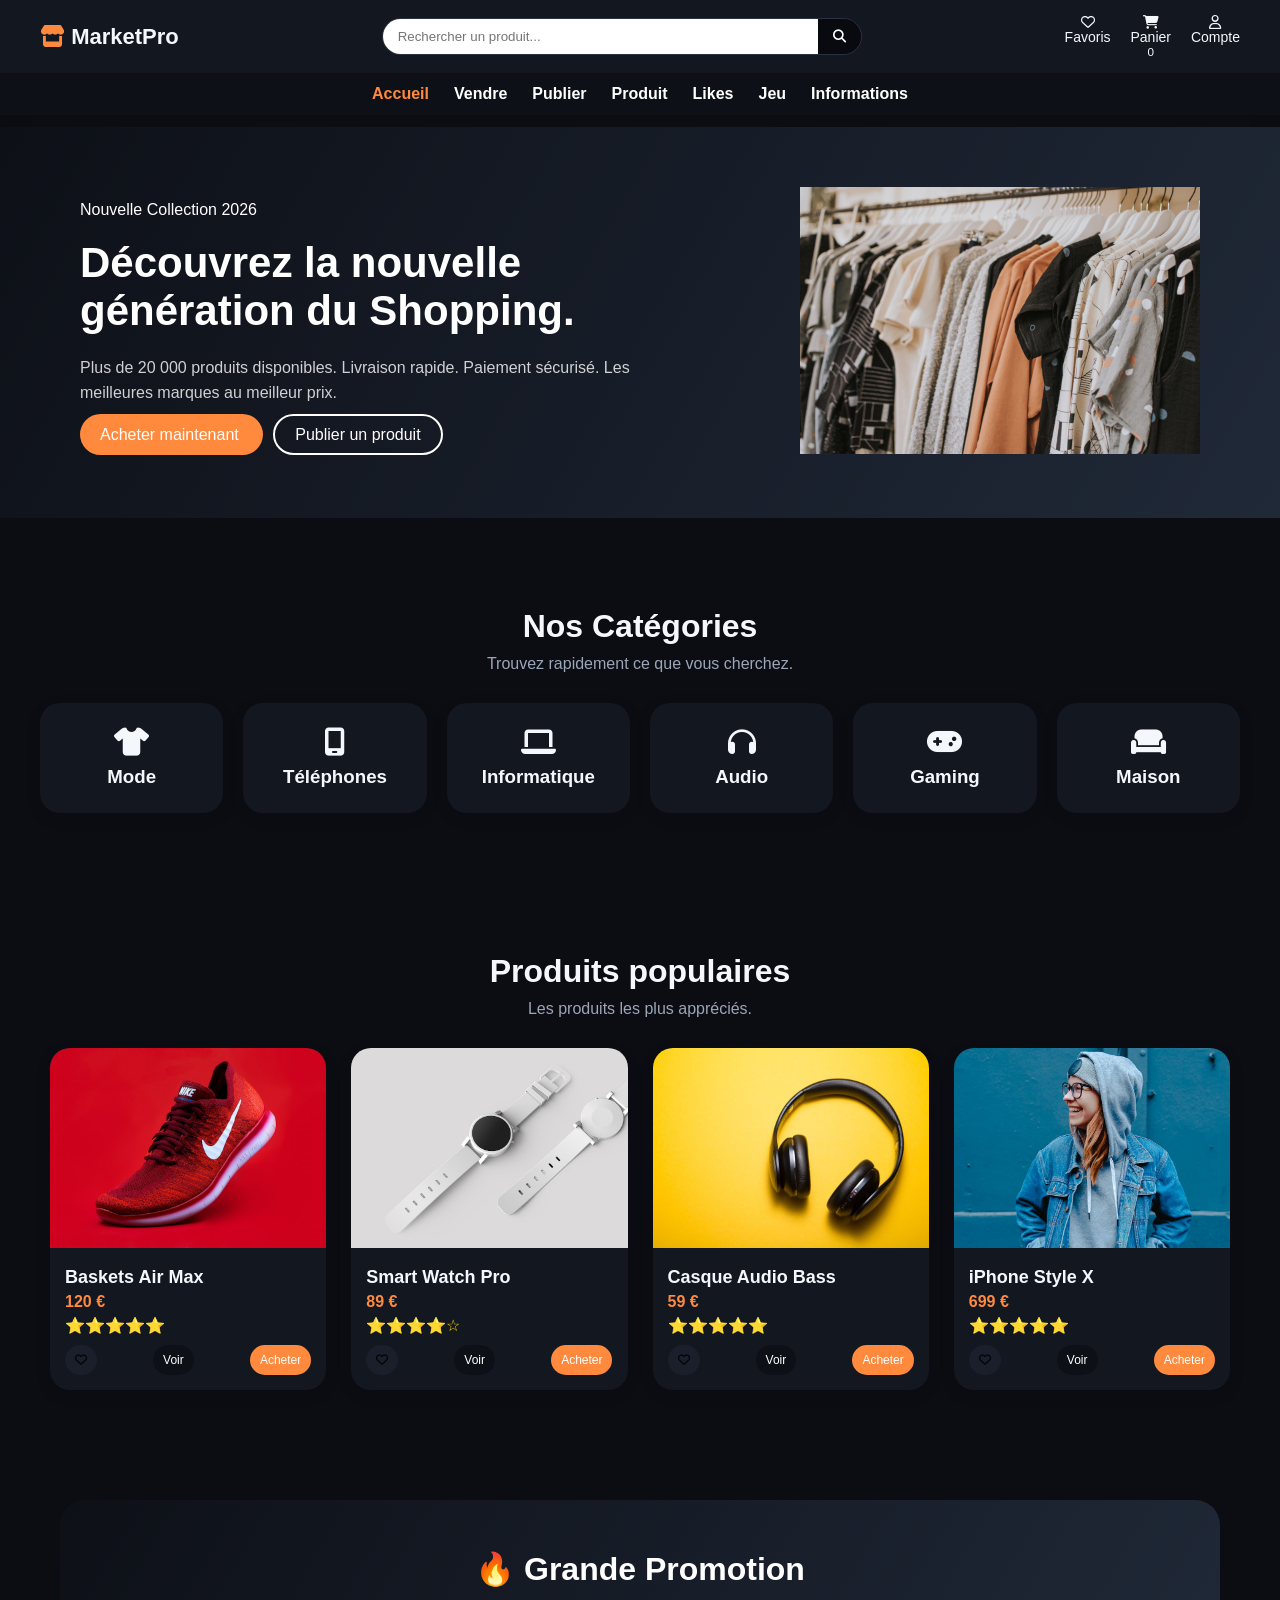
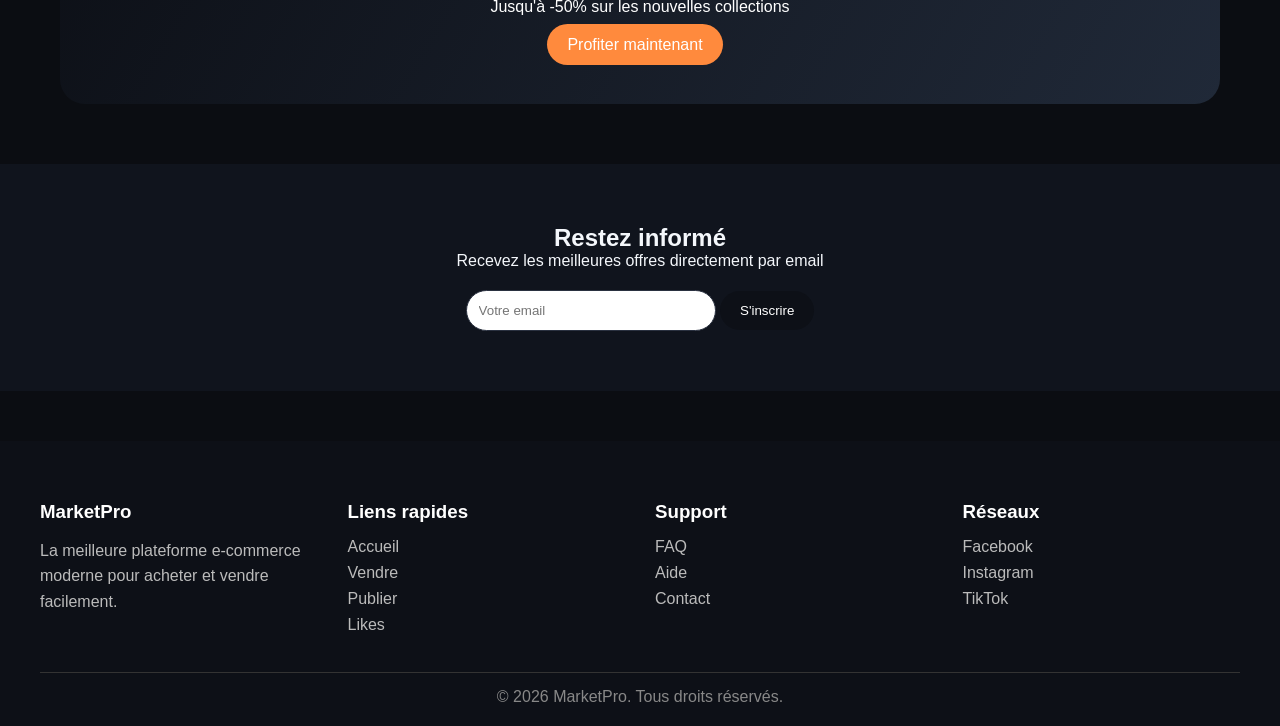
<file: index.html>
<!DOCTYPE html>
<html lang="fr">

<head>
    <meta charset="UTF-8">
    <meta name="viewport" content="width=device-width, initial-scale=1.0, viewport-fit=cover">
    <meta name="theme-color" content="#0b0d12">
    <meta name="mobile-web-app-capable" content="yes">
    <meta name="apple-mobile-web-app-capable" content="yes">
    <meta name="apple-mobile-web-app-status-bar-style" content="black-translucent">
    <meta name="apple-mobile-web-app-title" content="MarketPro">

    <title>MarketPro | Premium E-Commerce</title>

    <!-- Font Awesome -->
    <link rel="stylesheet"
        href="https://cdnjs.cloudflare.com/ajax/libs/font-awesome/6.7.2/css/all.min.css">

    <!-- CSS -->
    <link rel="stylesheet" href="css/style.css">
    <link rel="stylesheet" href="css/animations.css">
    <link rel="stylesheet" href="css/responsive.css">
    <link rel="manifest" href="manifest.webmanifest">
    <link rel="icon" type="image/png" href="assets/images/marketpro-icon.png">
    <link rel="apple-touch-icon" href="assets/images/marketpro-icon.png">
    <script type="module" src="js/pwa.js"></script>

</head>

<body>

    <!--========================
            HEADER
    =========================-->

    <header class="header">

        <div class="top-header">

            <div class="logo">

                <a href="index.html">

                    <i class="fa-solid fa-store"></i>

                    <span>MarketPro</span>

                </a>

            </div>

            <form class="search-box">

                <input type="text"
                    placeholder="Rechercher un produit...">

                <button>

                    <i class="fa-solid fa-magnifying-glass"></i>

                </button>

            </form>

            <div class="header-icons">

                <a href="likes.html">

                    <i class="fa-regular fa-heart"></i>

                    <span>Favoris</span>

                </a>

                <a href="vendre.html">

                    <i class="fa-solid fa-cart-shopping"></i>

                    <span>Panier</span>

                    <small class="cart-count">0</small>

                </a>

                <a href="auth.html">

                    <i class="fa-regular fa-user"></i>

                    <span>Compte</span>

                </a>

            </div>

        </div>

        <!-- Navigation -->

        <nav class="navbar">

            <ul>

                <li>

                    <a class="active" href="index.html">

                        Accueil

                    </a>

                </li>

                <li>

                    <a href="vendre.html">

                        Vendre

                    </a>

                </li>

                <li>

                    <a href="publier.html">

                        Publier

                    </a>

                </li>

                <li>

                    <a href="produit.html">

                        Produit

                    </a>

                </li>

                <li>

                    <a href="likes.html">

                        Likes

                    </a>

                </li>

                <li>

                    <a href="jeu.html">

                        Jeu

                    </a>

                </li>

                <li>

                    <a href="info.html">

                        Informations

                    </a>

                </li>

            </ul>

        </nav>

    </header>

    <div class="pwa-install-wrap"><button type="button" data-install-app hidden>Installer MarketPro sur mobile</button></div>

    <!--========================
            HERO
    =========================-->

    <section class="hero">

        <div class="hero-left">

            <span class="new">

                Nouvelle Collection 2026

            </span>

            <h1>

                Découvrez la nouvelle génération du Shopping.

            </h1>

            <p>

                Plus de 20 000 produits disponibles.
                Livraison rapide.
                Paiement sécurisé.
                Les meilleures marques au meilleur prix.

            </p>

            <div class="hero-buttons">

                <a href="#products" class="btn">

                    Acheter maintenant

                </a>

                <a href="./produit.html" class="btn-outline">

                    Publier un produit

                </a>

            </div>

        </div>

        <div class="hero-right">

            <img src="assets/images/hero.png"
                alt="Hero">

        </div>

    </section>

    <!--========================
            CATEGORIES
    =========================-->

    <section class="categories">

        <div class="section-title">

            <h2>

                Nos Catégories

            </h2>

            <p>

                Trouvez rapidement ce que vous cherchez.

            </p>

        </div>

        <div class="category-container">

            <div class="category-card">

                <i class="fa-solid fa-shirt"></i>

                <h3>Mode</h3>

            </div>

            <div class="category-card">

                <i class="fa-solid fa-mobile-screen"></i>

                <h3>Téléphones</h3>

            </div>

            <div class="category-card">

                <i class="fa-solid fa-laptop"></i>

                <h3>Informatique</h3>

            </div>

            <div class="category-card">

                <i class="fa-solid fa-headphones"></i>

                <h3>Audio</h3>

            </div>

            <div class="category-card">

                <i class="fa-solid fa-gamepad"></i>

                <h3>Gaming</h3>

            </div>

            <div class="category-card">

                <i class="fa-solid fa-couch"></i>

                <h3>Maison</h3>

            </div>

        </div>

    </section>

    <!--========================
        PRODUITS POPULAIRES
    =========================-->

    <section id="products" class="products">

        <div class="section-title">

            <h2>

                Produits populaires

            </h2>

            <p>

                Les produits les plus appréciés.

            </p>

        </div>

        <div class="product-grid">

                <!-- PRODUIT 1 -->
            <div class="product-card">

                <div class="product-image">
                    <img src="assets/images/p1.jpg" alt="">
                </div>

                <div class="product-info">

                    <h3>Baskets Air Max</h3>

                    <p class="price">120 €</p>

                    <div class="stars">
                        ⭐⭐⭐⭐⭐
                    </div>

                    <div class="actions">

                        <button class="like">
                            <i class="fa-regular fa-heart"></i>
                        </button>

                        <button class="view">
                            Voir
                        </button>

                        <button class="buy">
                            Acheter
                        </button>

                    </div>

                </div>

            </div>

            <!-- PRODUIT 2 -->
            <div class="product-card">

                <div class="product-image">
                    <img src="assets/images/p2.jpg" alt="">
                </div>

                <div class="product-info">

                    <h3>Smart Watch Pro</h3>

                    <p class="price">89 €</p>

                    <div class="stars">
                        ⭐⭐⭐⭐☆
                    </div>

                    <div class="actions">

                        <button class="like">
                            <i class="fa-regular fa-heart"></i>
                        </button>

                        <button class="view">Voir</button>

                        <button class="buy">Acheter</button>

                    </div>

                </div>

            </div>

            <!-- PRODUIT 3 -->
            <div class="product-card">

                <div class="product-image">
                    <img src="assets/images/p3.jpg" alt="">
                </div>

                <div class="product-info">

                    <h3>Casque Audio Bass</h3>

                    <p class="price">59 €</p>

                    <div class="stars">
                        ⭐⭐⭐⭐⭐
                    </div>

                    <div class="actions">

                        <button class="like">
                            <i class="fa-regular fa-heart"></i>
                        </button>

                        <button class="view">Voir</button>

                        <button class="buy">Acheter</button>

                    </div>

                </div>

            </div>

            <!-- PRODUIT 4 -->
            <div class="product-card">

                <div class="product-image">
                    <img src="assets/images/p4.jpg" alt="">
                </div>

                <div class="product-info">

                    <h3>iPhone Style X</h3>

                    <p class="price">699 €</p>

                    <div class="stars">
                        ⭐⭐⭐⭐⭐
                    </div>

                    <div class="actions">

                        <button class="like">
                            <i class="fa-regular fa-heart"></i>
                        </button>

                        <button class="view">Voir</button>

                        <button class="buy">Acheter</button>

                    </div>

                </div>

            </div>

        </div>
    </section>

    <!-- ========================
         BANNIÈRE PROMO
    ========================= -->

    <section class="promo">

        <div class="promo-box">

            <h2>🔥 Grande Promotion</h2>

            <p>Jusqu'à -50% sur les nouvelles collections</p>

            <a href="produit.html" class="btn">
                Profiter maintenant
            </a>

        </div>

    </section>

    <!-- ========================
         NEWSLETTER
    ========================= -->

    <section class="newsletter">

        <h2>Restez informé</h2>

        <p>Recevez les meilleures offres directement par email</p>

        <form>

            <input type="email" placeholder="Votre email">

            <button>S'inscrire</button>

        </form>

    </section>
        <!-- ========================
            FOOTER
    ========================= -->

    <footer class="footer">

        <div class="footer-container">

            <div class="footer-box">

                <h3>MarketPro</h3>

                <p>
                    La meilleure plateforme e-commerce moderne pour acheter et vendre facilement.
                </p>

            </div>

            <div class="footer-box">

                <h3>Liens rapides</h3>

                <a href="index.html">Accueil</a>
                <a href="vendre.html">Vendre</a>
                <a href="publier.html">Publier</a>
                <a href="likes.html">Likes</a>

            </div>

            <div class="footer-box">

                <h3>Support</h3>

                <a href="info.html#faq">FAQ</a>
                <a href="info.html#aide">Aide</a>
                <a href="info.html#contact">Contact</a>

            </div>

            <div class="footer-box">

                <h3>Réseaux</h3>

                <a href="https://www.facebook.com/" target="_blank" rel="noopener noreferrer">Facebook</a>
                <a href="https://www.instagram.com/" target="_blank" rel="noopener noreferrer">Instagram</a>
                <a href="https://www.tiktok.com/" target="_blank" rel="noopener noreferrer">TikTok</a>

            </div>

        </div>

        <div class="footer-bottom">

            <p>© 2026 MarketPro. Tous droits réservés.</p>

        </div>

    </footer>

    <!-- ========================
            SCRIPT BASE
    ========================= -->

    <script>

        // LIKE SIMPLE FRONT-END
        document.querySelectorAll(".like").forEach(btn => {
            btn.addEventListener("click", () => {
                btn.classList.toggle("active");
                const icon = btn.querySelector("i");

                if (btn.classList.contains("active")) {
                    icon.classList.remove("fa-regular");
                    icon.classList.add("fa-solid");
                } else {
                    icon.classList.add("fa-regular");
                    icon.classList.remove("fa-solid");
                }
            });
        });

    </script>

</body>
</html>
</file>
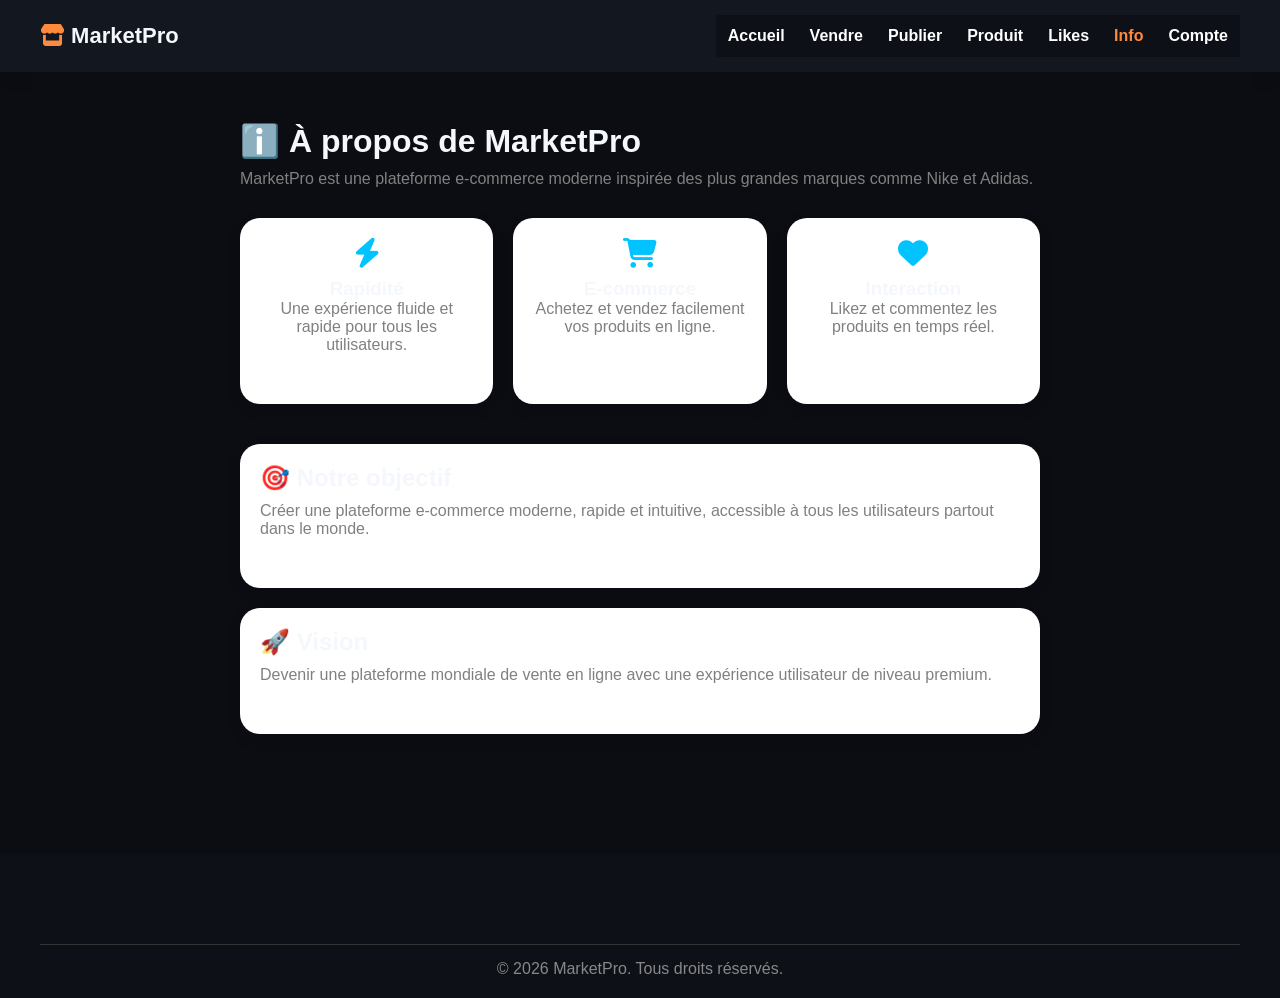
<file: info.html>
<!DOCTYPE html>
<html lang="fr">

<head>
    <meta charset="UTF-8">
    <meta name="viewport" content="width=device-width, initial-scale=1.0">
    <title>Info | MarketPro</title>

    <link rel="stylesheet" href="css/style.css">
    <link rel="stylesheet" href="css/animations.css">
    <link rel="stylesheet" href="css/responsive.css">

    <link rel="stylesheet"
        href="https://cdnjs.cloudflare.com/ajax/libs/font-awesome/6.7.2/css/all.min.css">
</head>

<body>

    <!-- HEADER -->

    <header class="header">

        <div class="top-header">

            <div class="logo">
                <a href="index.html">
                    <i class="fa-solid fa-store"></i> MarketPro
                </a>
            </div>

            <nav class="navbar">
                <ul>
                    <li><a href="index.html">Accueil</a></li>
                    <li><a href="vendre.html">Vendre</a></li>
                    <li><a href="publier.html">Publier</a></li>
                    <li><a href="produit.html">Produit</a></li>
                    <li><a href="likes.html">Likes</a></li>
                    <li><a class="active" href="info.html">Info</a></li>
                    <li><a href="auth.html">Compte</a></li>
                </ul>
            </nav>

        </div>

    </header>

    <!-- PAGE INFO -->

    <section class="info-page">

        <h1>ℹ️ À propos de MarketPro</h1>

        <p>MarketPro est une plateforme e-commerce moderne inspirée des plus grandes marques comme Nike et Adidas.</p>

        <div class="info-grid">

            <div class="info-card">
                <i class="fa-solid fa-bolt"></i>
                <h3>Rapidité</h3>
                <p>Une expérience fluide et rapide pour tous les utilisateurs.</p>
            </div>

            <div class="info-card">
                <i class="fa-solid fa-cart-shopping"></i>
                <h3>E-commerce</h3>
                <p>Achetez et vendez facilement vos produits en ligne.</p>
            </div>

            <div class="info-card">
                <i class="fa-solid fa-heart"></i>
                <h3>Interaction</h3>
                <p>Likez et commentez les produits en temps réel.</p>
            </div>

        </div>
                <!-- TEAM / OBJECTIF -->

        <div class="info-section">

            <h2>🎯 Notre objectif</h2>

            <p>
                Créer une plateforme e-commerce moderne, rapide et intuitive,
                accessible à tous les utilisateurs partout dans le monde.
            </p>

        </div>

        <div class="info-section">

            <h2>🚀 Vision</h2>

            <p>
                Devenir une plateforme mondiale de vente en ligne
                avec une expérience utilisateur de niveau premium.
            </p>

        </div>

    </section>

    <!-- FOOTER -->

    <footer class="footer">

        <div class="footer-bottom">
            <p>© 2026 MarketPro. Tous droits réservés.</p>
        </div>

    </footer>

    <!-- STYLE -->

    <style>

        .info-page {
            padding: 50px;
            max-width: 900px;
            margin: auto;
        }

        .info-page h1 {
            font-size: 32px;
            margin-bottom: 10px;
        }

        .info-page p {
            color: gray;
            margin-bottom: 30px;
        }

        .info-grid {
            display: grid;
            grid-template-columns: repeat(auto-fit, minmax(200px, 1fr));
            gap: 20px;
            margin-bottom: 40px;
        }

        .info-card {
            background: white;
            padding: 20px;
            border-radius: 20px;
            text-align: center;
            box-shadow: 0 5px 20px rgba(0,0,0,0.05);
            transition: 0.3s;
        }

        .info-card i {
            font-size: 30px;
            margin-bottom: 10px;
            color: #00c3ff;
        }

        .info-card:hover {
            transform: translateY(-10px);
        }

        .info-section {
            background: white;
            padding: 20px;
            border-radius: 20px;
            margin-bottom: 20px;
            box-shadow: 0 5px 20px rgba(0,0,0,0.05);
        }

        .info-section h2 {
            margin-bottom: 10px;
        }

    </style>

</body>
</html>
</file>
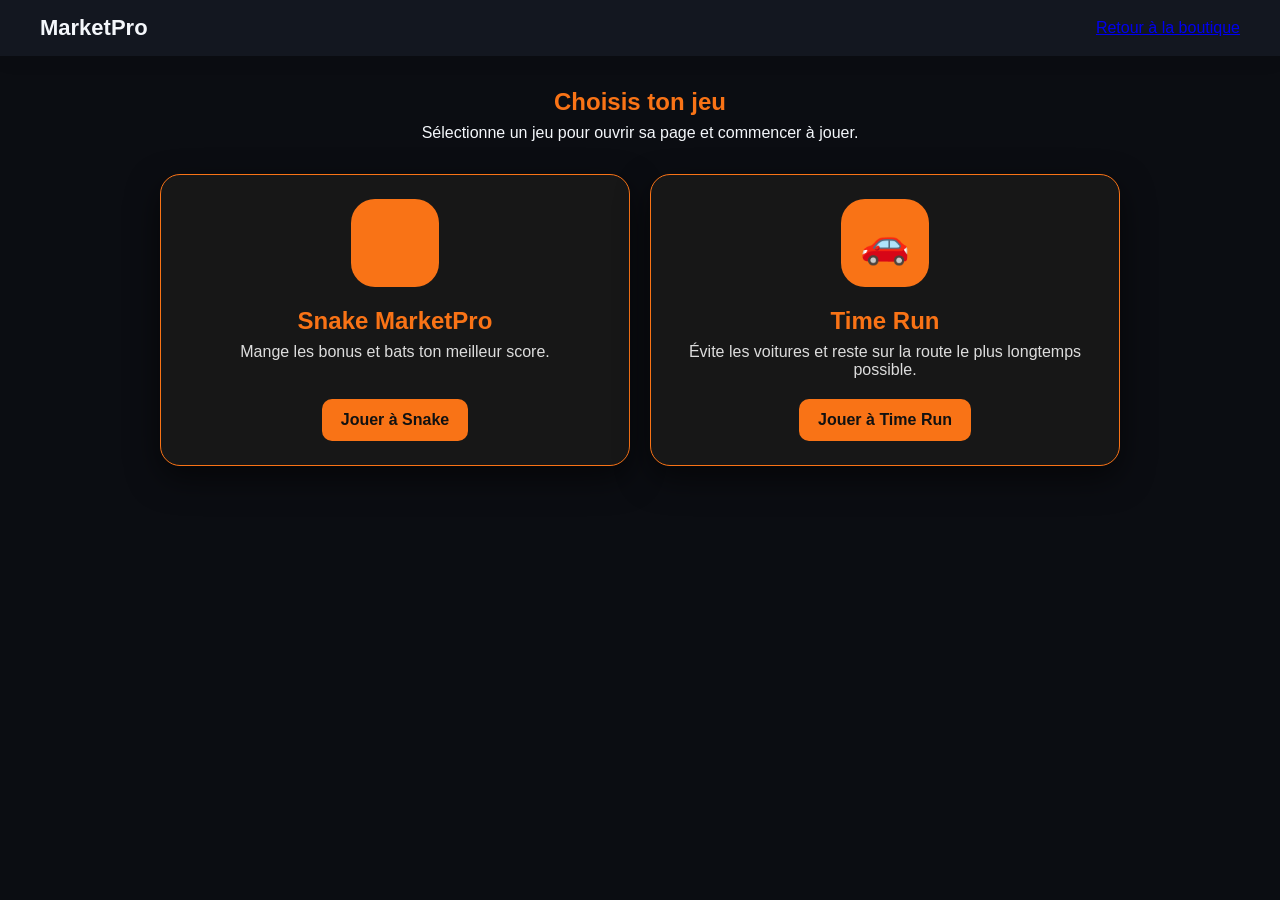
<file: jeu.html>
<!doctype html>
<html lang="fr">
<head>
  <meta charset="utf-8">
  <meta name="viewport" content="width=device-width, initial-scale=1">
  <meta name="theme-color" content="#f97316">
  <link rel="manifest" href="manifest.webmanifest">
  <link rel="icon" href="assets/images/marketpro-icon.png">
  <link rel="stylesheet" href="css/style.css">
  <script type="module" src="js/pwa.js"></script>
  <title>Jeux | MarketPro</title>
  <style>
    .games-page{width:min(100% - 2rem,960px);margin:2rem auto}.games-hero{text-align:center;margin-bottom:2rem}.games-hero h1{color:#f97316;margin-bottom:.5rem}.games-grid{display:grid;grid-template-columns:repeat(2,minmax(0,1fr));gap:1.25rem}.game-choice{display:flex;flex-direction:column;align-items:center;text-align:center;text-decoration:none;color:inherit;background:#171717;border:1px solid #f97316;border-radius:20px;padding:1.5rem;box-shadow:0 12px 32px #0008;transition:transform .2s,background .2s}.game-choice:hover,.game-choice:focus-visible{transform:translateY(-4px);background:#242424}.game-icon{display:grid;place-items:center;width:88px;height:88px;border-radius:24px;background:#f97316;color:#111;font-size:2.5rem;margin-bottom:1rem}.game-choice h2{color:#f97316;margin:.25rem 0 .5rem}.game-choice p{margin:0 0 1.25rem;color:#ddd}.play-label{margin-top:auto;background:#f97316;color:#111;border-radius:10px;padding:.75rem 1.2rem;font-weight:800}@media(max-width:600px){.games-page{margin:1rem auto}.games-grid{grid-template-columns:1fr}.game-choice{padding:1.25rem}}
  </style>
</head>
<body>
  <header class="header"><div class="top-header"><div class="logo"><a href="index.html"><i class="fa-solid fa-store"></i> MarketPro</a></div><a href="index.html">Retour à la boutique</a></div></header>
  <main class="games-page">
    <section class="games-hero" aria-labelledby="games-title"><h1 id="games-title">Choisis ton jeu</h1><p>Sélectionne un jeu pour ouvrir sa page et commencer à jouer.</p></section>
    <section class="games-grid" aria-label="Jeux disponibles">
      <a class="game-choice" href="snake.html"><span class="game-icon" aria-hidden="true"><i class="fa-solid fa-worm"></i></span><h2>Snake MarketPro</h2><p>Mange les bonus et bats ton meilleur score.</p><span class="play-label">Jouer à Snake</span></a>
      <a class="game-choice" href="voiture.html"><span class="game-icon" aria-hidden="true">&#128663;</span><h2>Time Run</h2><p>Évite les voitures et reste sur la route le plus longtemps possible.</p><span class="play-label">Jouer à Time Run</span></a>
    </section>
  </main>
</body>
</html>
</file>
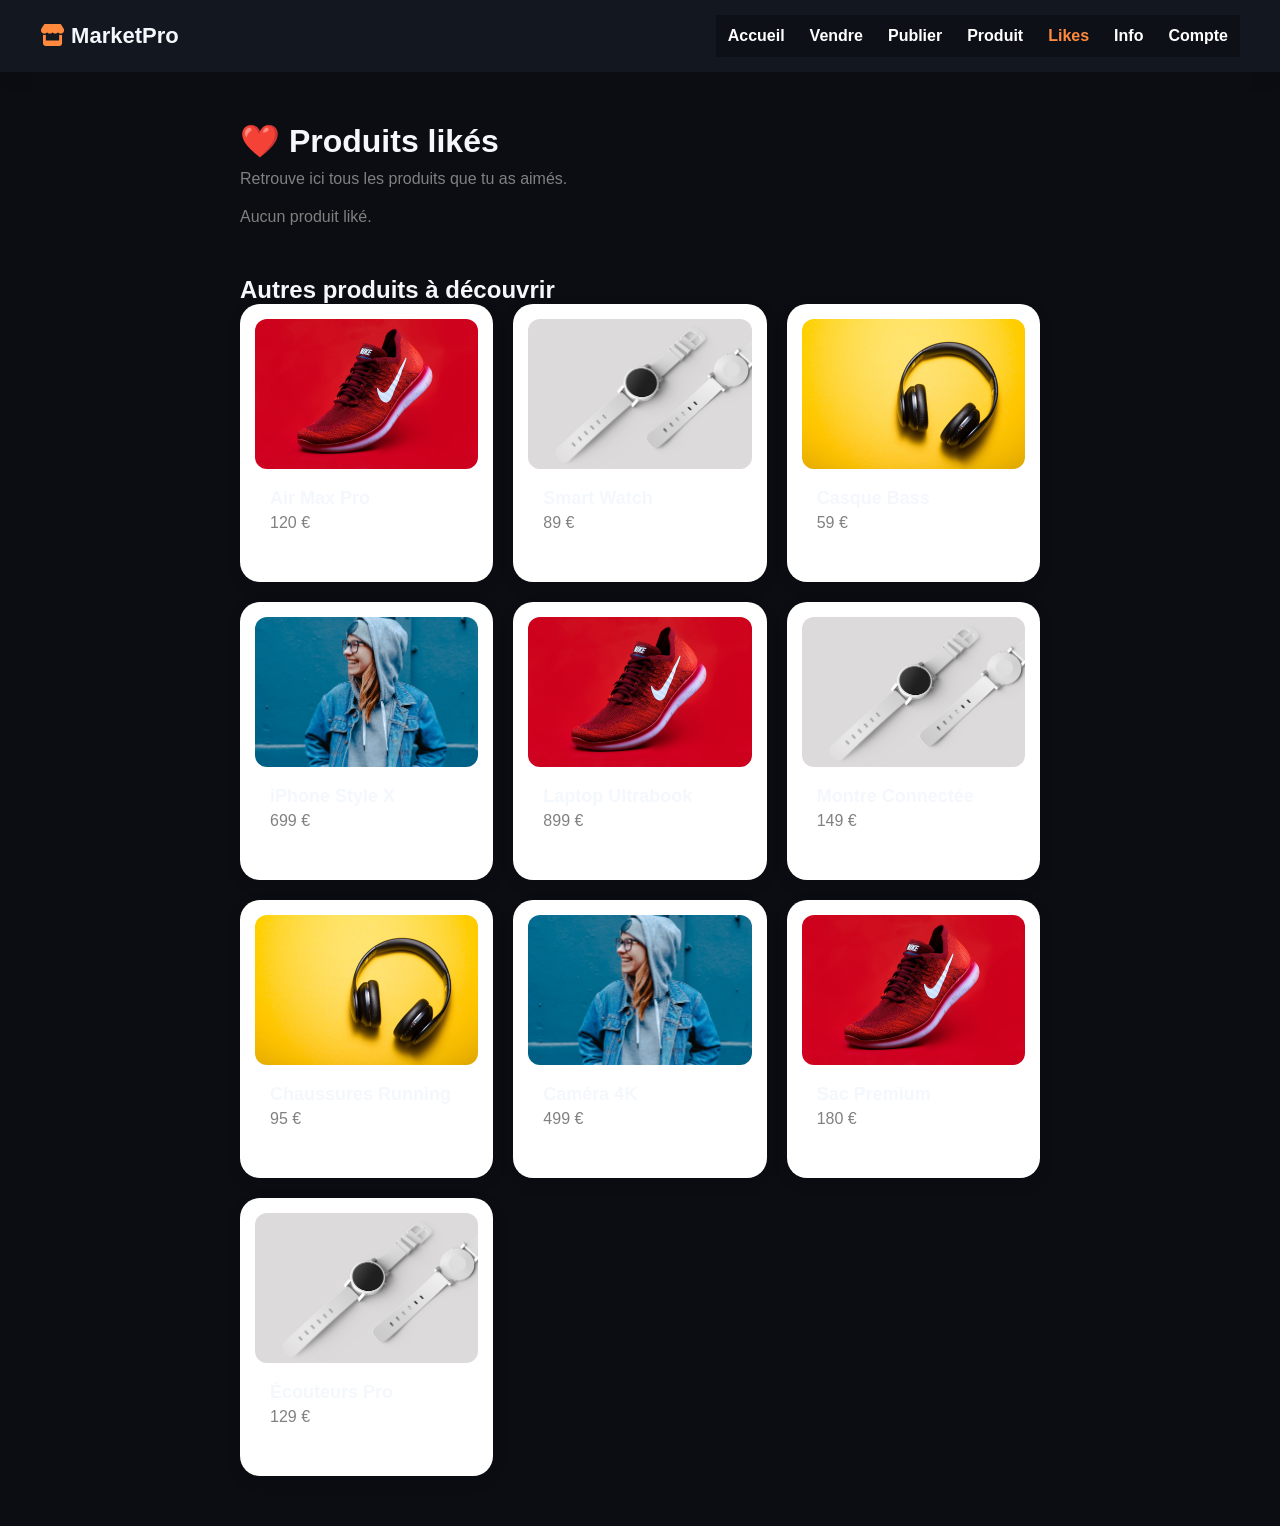
<file: likes.html>
<!DOCTYPE html>
<html lang="fr">

<head>
    <meta charset="UTF-8">
    <meta name="viewport" content="width=device-width, initial-scale=1.0">
    <title>Likes | MarketPro</title>

    <link rel="stylesheet" href="css/style.css">
    <link rel="stylesheet" href="css/animations.css">
    <link rel="stylesheet" href="css/responsive.css">

    <link rel="stylesheet"
        href="https://cdnjs.cloudflare.com/ajax/libs/font-awesome/6.7.2/css/all.min.css">
</head>

<body>

    <!-- HEADER -->

    <header class="header">

        <div class="top-header">

            <div class="logo">
                <a href="index.html">
                    <i class="fa-solid fa-store"></i> MarketPro
                </a>
            </div>

            <nav class="navbar">
                <ul>
                    <li><a href="index.html">Accueil</a></li>
                    <li><a href="vendre.html">Vendre</a></li>
                    <li><a href="publier.html">Publier</a></li>
                    <li><a href="produit.html">Produit</a></li>
                    <li><a class="active" href="likes.html">Likes</a></li>
                    <li><a href="info.html">Info</a></li>
                    <li><a href="auth.html">Compte</a></li>
                </ul>
            </nav>

        </div>

    </header>

    <!-- PAGE LIKES -->

    <section class="likes-page">

        <h1>❤️ Produits likés</h1>

        <p>Retrouve ici tous les produits que tu as aimés.</p>

        <div id="likesContainer"></div>

        <h2 class="more-products">Autres produits à découvrir</h2>
        <div id="discoverProducts" class="product-grid"></div>

    </section>
        <!-- SCRIPT -->

    <script src="js/app.js"></script>

    <!-- STYLE -->

    <style>

        .likes-page {
            padding: 50px;
            max-width: 900px;
            margin: auto;
        }

        .likes-page h1 {
            font-size: 32px;
            margin-bottom: 10px;
        }

        .likes-page p {
            color: gray;
            margin-bottom: 20px;
        }

        #likesContainer {
            display: grid;
            grid-template-columns: repeat(auto-fit, minmax(200px, 1fr));
            gap: 20px;
        }

        .like-card {
            background: white;
            padding: 15px;
            border-radius: 20px;
            box-shadow: 0 5px 20px rgba(0,0,0,0.05);
            animation: fadeUp 0.4s ease;
        }

        .like-card img {
            width: 100%;
            height: 150px;
            object-fit: cover;
            border-radius: 12px;
        }

        .like-card h3 {
            margin-top: 10px;
            font-size: 18px;
        }

        .like-card p {
            color: #00c3ff;
            font-weight: bold;
        }

        .more-products {
            margin-top: 30px;
            font-size: 24px;
        }

        .product-grid {
            display: grid;
            grid-template-columns: repeat(auto-fit, minmax(200px, 1fr));
            gap: 20px;
        }

        .product-card {
            background: white;
            padding: 15px;
            border-radius: 20px;
            box-shadow: 0 5px 20px rgba(0,0,0,0.05);
        }

        .product-card img {
            width: 100%;
            height: 150px;
            object-fit: cover;
            border-radius: 12px;
        }

    </style>

    <!-- RENDER LIKES -->

    <script>

        const container = document.getElementById("likesContainer");
        const discoverContainer = document.getElementById("discoverProducts");

        function renderLikes() {

            let liked = products.filter(p => likedProducts.has(p.id));

            container.innerHTML = "";

            if (liked.length === 0) {
                container.innerHTML = "<p>Aucun produit liké.</p>";
            } else {
                liked.forEach(p => {

                    container.innerHTML += `
                        <div class="like-card">

                            <img src="${p.image}" />

                            <h3>${p.name}</h3>

                            <p>${p.price} €</p>

                        </div>
                    `;
                });
            }
        }

        function renderDiscoverProducts() {
            if (!discoverContainer) return;
            discoverContainer.innerHTML = products.map(p => `
                <div class="product-card">
                    <img src="${p.image}" alt="${p.name}">
                    <div class="product-info">
                        <h3>${p.name}</h3>
                        <p>${p.price} €</p>
                    </div>
                </div>
            `).join("");
        }

        window.renderDiscoverProducts = renderDiscoverProducts;
        renderLikes();
        renderDiscoverProducts();

    </script>

</body>
</html>
</file>
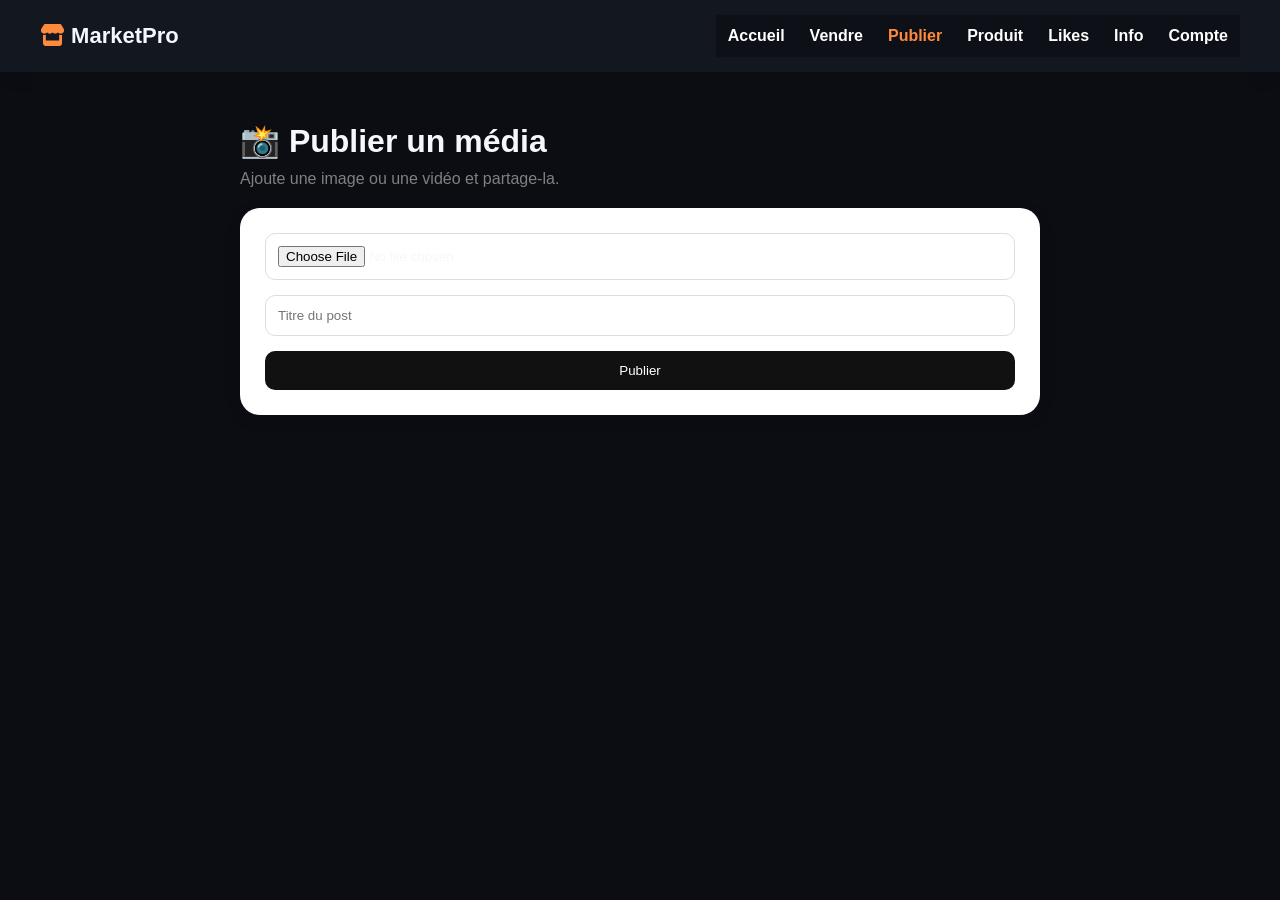
<file: publier.html>
<!DOCTYPE html>
<html lang="fr">

<head>
    <meta charset="UTF-8">
    <meta name="viewport" content="width=device-width, initial-scale=1.0">
    <title>Publier | MarketPro</title>

    <link rel="stylesheet" href="css/style.css">
    <link rel="stylesheet" href="css/animations.css">
    <link rel="stylesheet" href="css/responsive.css">

    <link rel="stylesheet"
        href="https://cdnjs.cloudflare.com/ajax/libs/font-awesome/6.7.2/css/all.min.css">
</head>

<body>

    <!-- HEADER -->

    <header class="header">

        <div class="top-header">

            <div class="logo">
                <a href="index.html">
                    <i class="fa-solid fa-store"></i> MarketPro
                </a>
            </div>

            <nav class="navbar">
                <ul>
                    <li><a href="index.html">Accueil</a></li>
                    <li><a href="vendre.html">Vendre</a></li>
                    <li><a class="active" href="publier.html">Publier</a></li>
                    <li><a href="produit.html">Produit</a></li>
                    <li><a href="likes.html">Likes</a></li>
                    <li><a href="info.html">Info</a></li>
                    <li><a href="auth.html">Compte</a></li>
                </ul>
            </nav>

        </div>

    </header>

    <!-- PAGE PUBLIER -->

    <section class="publish-page">

        <h1>📸 Publier un média</h1>

        <p>Ajoute une image ou une vidéo et partage-la.</p>

        <div class="upload-box">

            <input type="file" id="mediaFile" accept="image/*,video/*">

            <input type="text" id="mediaTitle" placeholder="Titre du post">

            <button onclick="publishMedia()">Publier</button>

        </div>

        <div id="mediaPreview"></div>

    </section>
        <!-- SCRIPT GLOBAL -->

    <script src="js/app.js"></script>

    <!-- STYLE -->

    <style>

        .publish-page {
            padding: 50px;
            max-width: 900px;
            margin: auto;
        }

        .publish-page h1 {
            font-size: 32px;
            margin-bottom: 10px;
        }

        .publish-page p {
            color: gray;
            margin-bottom: 20px;
        }

        .upload-box {
            background: white;
            padding: 25px;
            border-radius: 20px;
            box-shadow: 0 5px 20px rgba(0,0,0,0.05);
            display: flex;
            flex-direction: column;
            gap: 15px;
        }

        .upload-box input[type="text"],
        .upload-box input[type="file"] {
            padding: 12px;
            border-radius: 10px;
            border: 1px solid #ddd;
        }

        .upload-box button {
            padding: 12px;
            border: none;
            background: #111;
            color: white;
            border-radius: 10px;
            cursor: pointer;
            transition: 0.3s;
        }

        .upload-box button:hover {
            background: #00c3ff;
        }

        #mediaPreview {
            margin-top: 30px;
            display: grid;
            grid-template-columns: repeat(auto-fit, minmax(200px, 1fr));
            gap: 20px;
        }

        .media-card {
            background: white;
            padding: 15px;
            border-radius: 20px;
            box-shadow: 0 5px 20px rgba(0,0,0,0.05);
            animation: fadeUp 0.4s ease;
        }

        .media-card img,
        .media-card video {
            width: 100%;
            border-radius: 12px;
        }

        .media-card h3 {
            margin-top: 10px;
            font-size: 16px;
        }

    </style>

    <!-- JS UPLOAD -->

    <script>

        const preview = document.getElementById("mediaPreview");

        let mediaList = [];

        function publishMedia() {

            const fileInput = document.getElementById("mediaFile");
            const titleInput = document.getElementById("mediaTitle");

            const file = fileInput.files[0];
            const title = titleInput.value || "Sans titre";

            if (!file) {
                alert("Sélectionne un fichier !");
                return;
            }

            const reader = new FileReader();

            reader.onload = function (e) {

                const dataUrl = e.target.result;

                mediaList.push({
                    title: title,
                    file: dataUrl,
                    type: file.type
                });

                renderMedia();

                fileInput.value = "";
                titleInput.value = "";
            };

            reader.readAsDataURL(file);
        }

        function renderMedia() {

            preview.innerHTML = "";

            mediaList.forEach(m => {

                preview.innerHTML += `
                    <div class="media-card">

                        ${
                            m.type.startsWith("video")
                            ? `<video controls src="${m.file}"></video>`
                            : `<img src="${m.file}" />`
                        }

                        <h3>${m.title}</h3>

                    </div>
                `;
            });
        }

    </script>

</body>
</html>
</file>
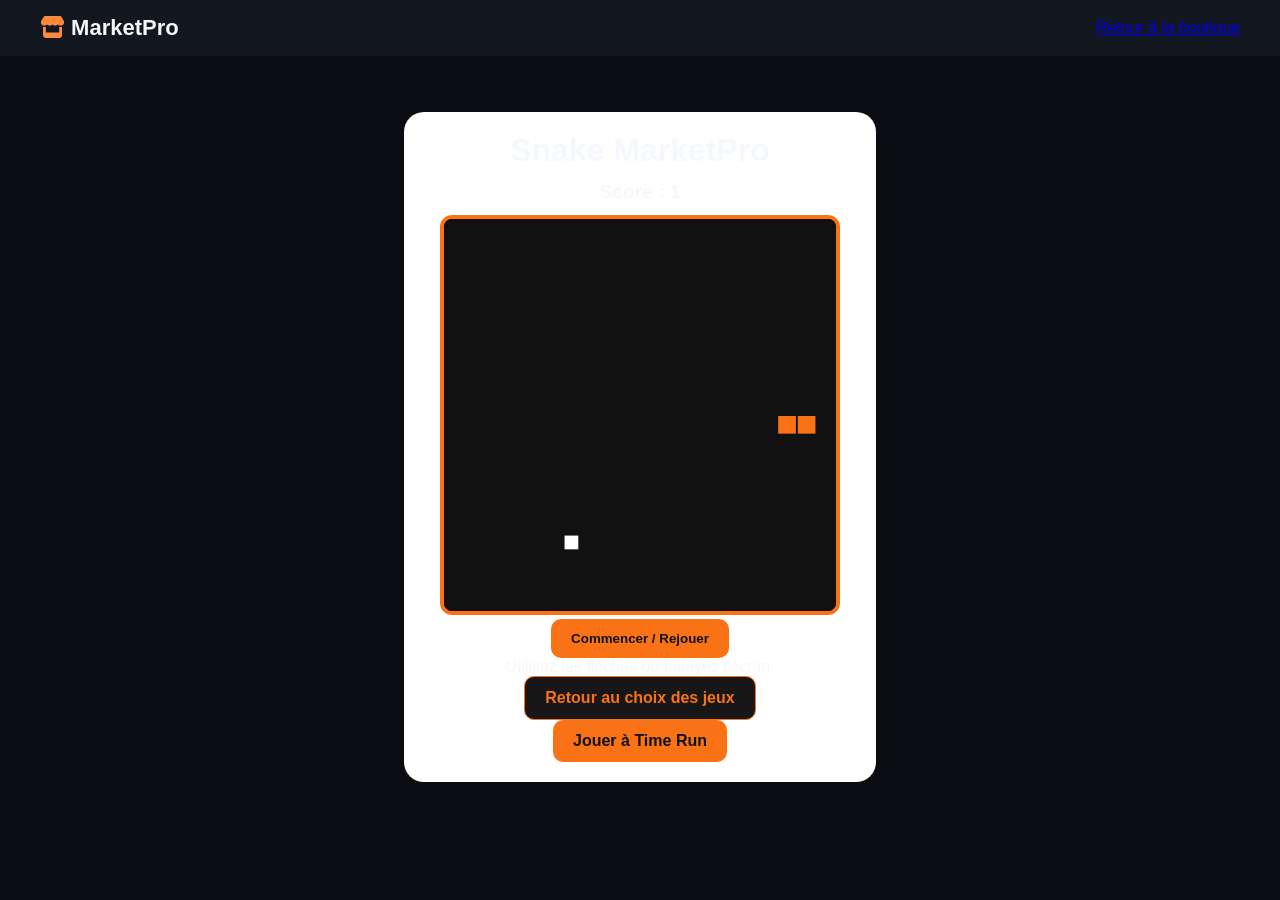
<file: snake.html>
<!doctype html>
<html lang="fr"><head><meta charset="utf-8"><meta name="viewport" content="width=device-width,initial-scale=1"><meta name="theme-color" content="#f97316"><link rel="manifest" href="manifest.webmanifest"><link rel="icon" href="assets/images/marketpro-icon.png"><link rel="stylesheet" href="https://cdnjs.cloudflare.com/ajax/libs/font-awesome/6.7.2/css/all.min.css"><link rel="stylesheet" href="css/style.css"><script type="module" src="js/pwa.js"></script><title>Jeu Snake | MarketPro</title><style>main{max-width:520px;margin:32px auto;padding:24px;text-align:center}.game-card{background:#fff;border-radius:20px;padding:20px;box-shadow:0 8px 30px #1112}canvas{width:min(100%,400px);aspect-ratio:1;background:#111;border:4px solid #f97316;border-radius:12px;touch-action:none}.score{font-size:1.2rem;font-weight:700;margin:12px}button{border:0;border-radius:10px;padding:12px 20px;background:#f97316;color:#111;font-weight:700;cursor:pointer}</style></head><body><header class="header"><div class="top-header"><div class="logo"><a href="index.html"><i class="fa-solid fa-store"></i> MarketPro</a></div><a href="index.html">Retour à la boutique</a></div></header><main><div class="game-card"><h1>Snake MarketPro</h1><p class="score">Score : <span id="score">0</span></p><canvas id="game" width="400" height="400" aria-label="Jeu Snake"></canvas><p><button id="start">Commencer / Rejouer</button></p><p>Utilisez les flèches ou balayez l'écran.</p><p><a href="jeu.html" style="display:inline-block;border-radius:10px;padding:12px 20px;background:#171717;border:1px solid #f97316;color:#f97316;font-weight:700;text-decoration:none">Retour au choix des jeux</a></p><p><a href="voiture.html" style="display:inline-block;border-radius:10px;padding:12px 20px;background:#f97316;color:#111;font-weight:700;text-decoration:none">Jouer à Time Run</a></p></div></main><script>const c=document.querySelector('#game'),x=c.getContext('2d'),scoreEl=document.querySelector('#score'),start=document.querySelector('#start');let snake,food,dir,score,timer;function reset(){snake=[{x:10,y:10}];food={x:15,y:10};dir={x:1,y:0};score=0;scoreEl.textContent=score;clearInterval(timer);timer=setInterval(tick,120);draw()}function tick(){const h={x:snake[0].x+dir.x,y:snake[0].y+dir.y};if(h.x<0||h.y<0||h.x>=20||h.y>=20||snake.some(s=>s.x===h.x&&s.y===h.y)){clearInterval(timer);return}snake.unshift(h);if(h.x===food.x&&h.y===food.y){score++;scoreEl.textContent=score;food={x:Math.floor(Math.random()*20),y:Math.floor(Math.random()*20)}}else snake.pop();draw()}function draw(){x.fillStyle='#111';x.fillRect(0,0,400,400);x.fillStyle='#f97316';snake.forEach(s=>x.fillRect(s.x*20+1,s.y*20+1,18,18));x.fillStyle='#fff';x.fillRect(food.x*20+3,food.y*20+3,14,14)}addEventListener('keydown',e=>{const m={ArrowUp:{x:0,y:-1},ArrowDown:{x:0,y:1},ArrowLeft:{x:-1,y:0},ArrowRight:{x:1,y:0}}[e.key];if(m&&!(m.x===-dir.x&&m.y===-dir.y))dir=m});start.onclick=reset;reset();</script></body></html>
</file>
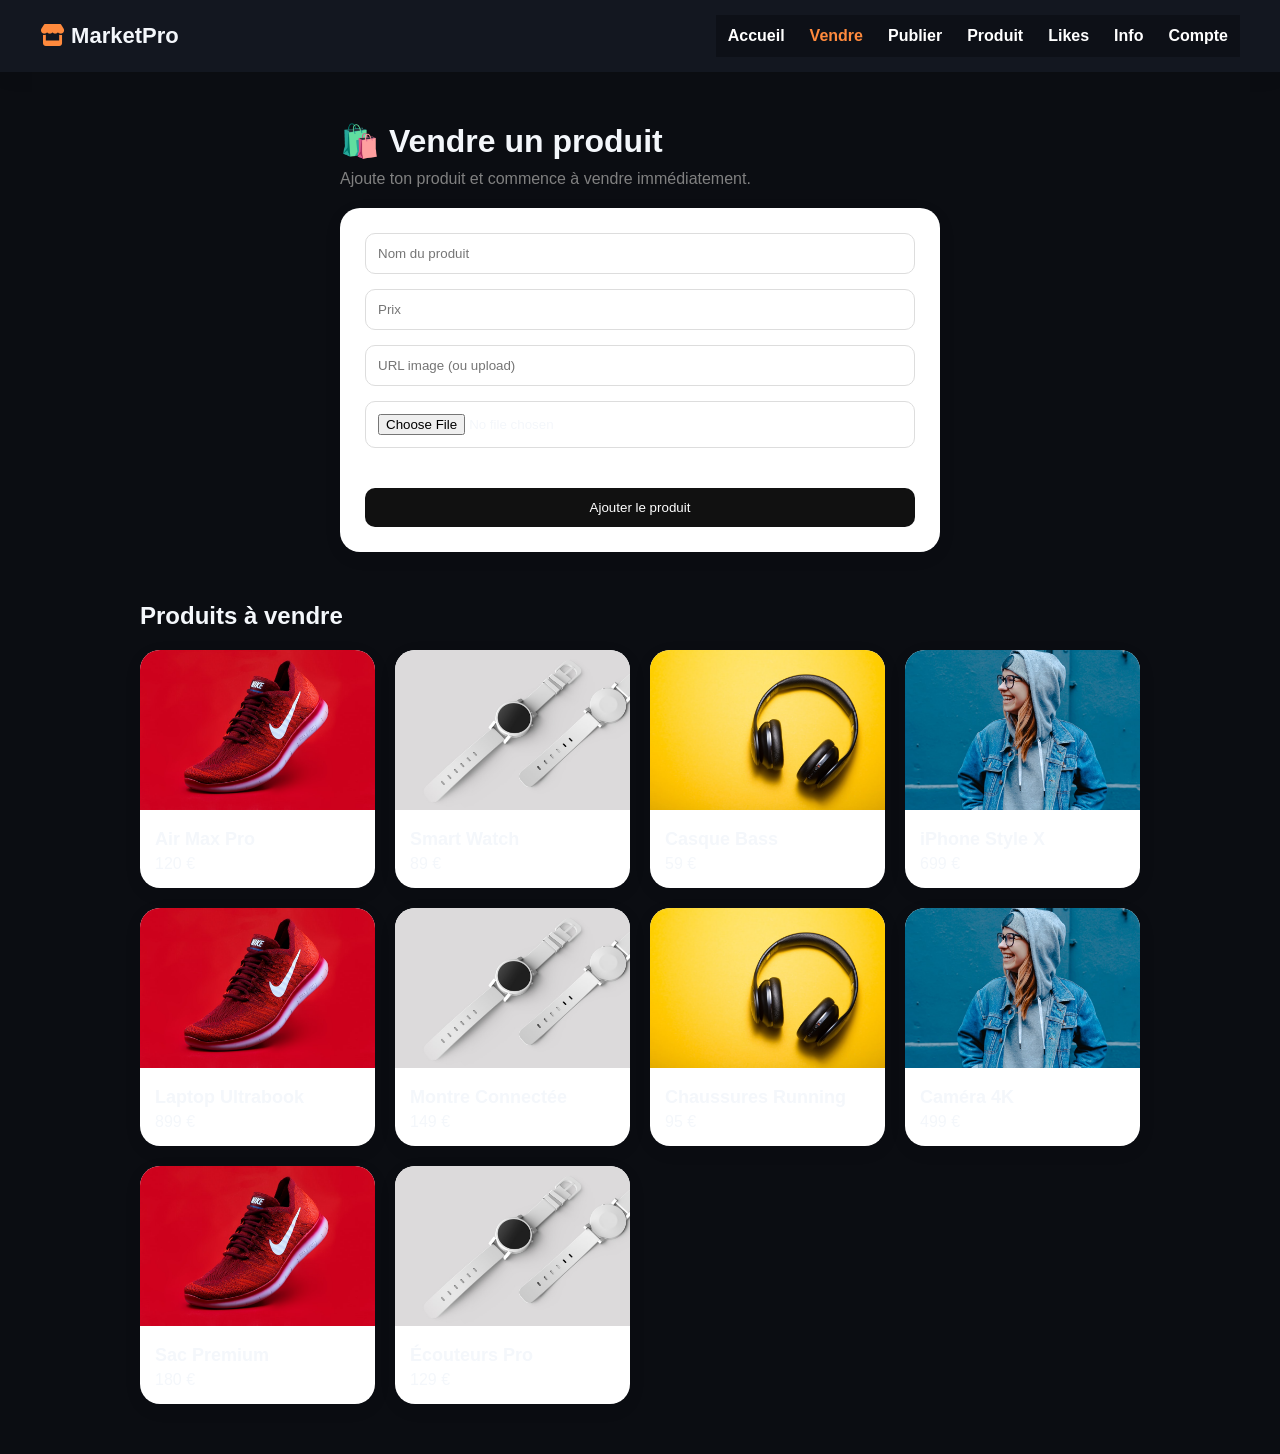
<file: vendre.html>
<!DOCTYPE html>
<html lang="fr">

<head>
    <meta charset="UTF-8">
    <meta name="viewport" content="width=device-width, initial-scale=1.0">
    <title>Vendre | MarketPro</title>

    <link rel="stylesheet" href="css/style.css">
    <link rel="stylesheet" href="css/animations.css">
    <link rel="stylesheet" href="css/responsive.css">

    <link rel="stylesheet"
        href="https://cdnjs.cloudflare.com/ajax/libs/font-awesome/6.7.2/css/all.min.css">
</head>

<body>

    <!-- HEADER SIMPLE -->

    <header class="header">

        <div class="top-header">

            <div class="logo">
                <a href="index.html">
                    <i class="fa-solid fa-store"></i> MarketPro
                </a>
            </div>

            <nav class="navbar">
                <ul>
                    <li><a href="index.html">Accueil</a></li>
                    <li><a class="active" href="vendre.html">Vendre</a></li>
                    <li><a href="publier.html">Publier</a></li>
                    <li><a href="produit.html">Produit</a></li>
                    <li><a href="likes.html">Likes</a></li>
                    <li><a href="info.html">Info</a></li>
                    <li><a href="auth.html">Compte</a></li>
                </ul>
            </nav>

        </div>

    </header>

    <!-- PAGE VENDRE -->

    <section class="sell-page">

        <h1>🛍️ Vendre un produit</h1>

        <p>Ajoute ton produit et commence à vendre immédiatement.</p>

        <form id="form-vendre">

            <input type="text" id="productName" placeholder="Nom du produit" required>

            <input type="number" id="productPrice" placeholder="Prix" required>

            <input type="text" id="productImage" placeholder="URL image (ou upload)">

            <input type="file" id="productImageFile">

            <img id="previewImage" width="150" style="margin-top:10px;border-radius:10px;">

            <button type="submit">Ajouter le produit</button>

        </form>

    </section>

    <section class="sell-listing">
        <h2>Produits à vendre</h2>
        <div id="sellProducts" class="product-grid"></div>
    </section>
        <!-- STYLE LOCAL SIMPLE (OPTIONNEL SI PAS DANS CSS) -->

    <style>
        .sell-page {
            padding: 50px;
            max-width: 700px;
            margin: auto;
        }

        .sell-page h1 {
            font-size: 32px;
            margin-bottom: 10px;
        }

        .sell-page p {
            margin-bottom: 20px;
            color: gray;
        }

        #form-vendre {
            display: flex;
            flex-direction: column;
            gap: 15px;
            background: white;
            padding: 25px;
            border-radius: 20px;
            box-shadow: 0 5px 20px rgba(0,0,0,0.05);
        }

        #form-vendre input {
            padding: 12px;
            border-radius: 10px;
            border: 1px solid #ddd;
            outline: none;
        }

        #form-vendre button {
            padding: 12px;
            border: none;
            background: #111;
            color: white;
            border-radius: 10px;
            cursor: pointer;
            transition: 0.3s;
        }

        #form-vendre button:hover {
            background: #00c3ff;
        }

        .sell-listing {
            padding: 0 50px 50px;
            max-width: 1100px;
            margin: auto;
        }

        .sell-listing h2 {
            margin-bottom: 20px;
        }

        .product-grid {
            display: grid;
            grid-template-columns: repeat(auto-fit, minmax(220px, 1fr));
            gap: 20px;
        }

        .product-card {
            background: white;
            border-radius: 20px;
            overflow: hidden;
            box-shadow: 0 5px 20px rgba(0,0,0,0.05);
        }

        .product-card img {
            width: 100%;
            height: 160px;
            object-fit: cover;
        }

        .product-info {
            padding: 15px;
        }
    </style>

    <!-- SCRIPT APP -->
    <script src="js/app.js"></script>
    <script>
        const sellProducts = document.getElementById("sellProducts");

        function renderSellProducts() {
            if (!sellProducts) return;
            sellProducts.innerHTML = products.slice(0, 10).map(product => `
                <div class="product-card">
                    <img src="${product.image}" alt="${product.name}">
                    <div class="product-info">
                        <h3>${product.name}</h3>
                        <p>${product.price} €</p>
                    </div>
                </div>
            `).join("");
        }

        window.renderSellProducts = renderSellProducts;
        renderSellProducts();
    </script>

</body>
</html>
</file>
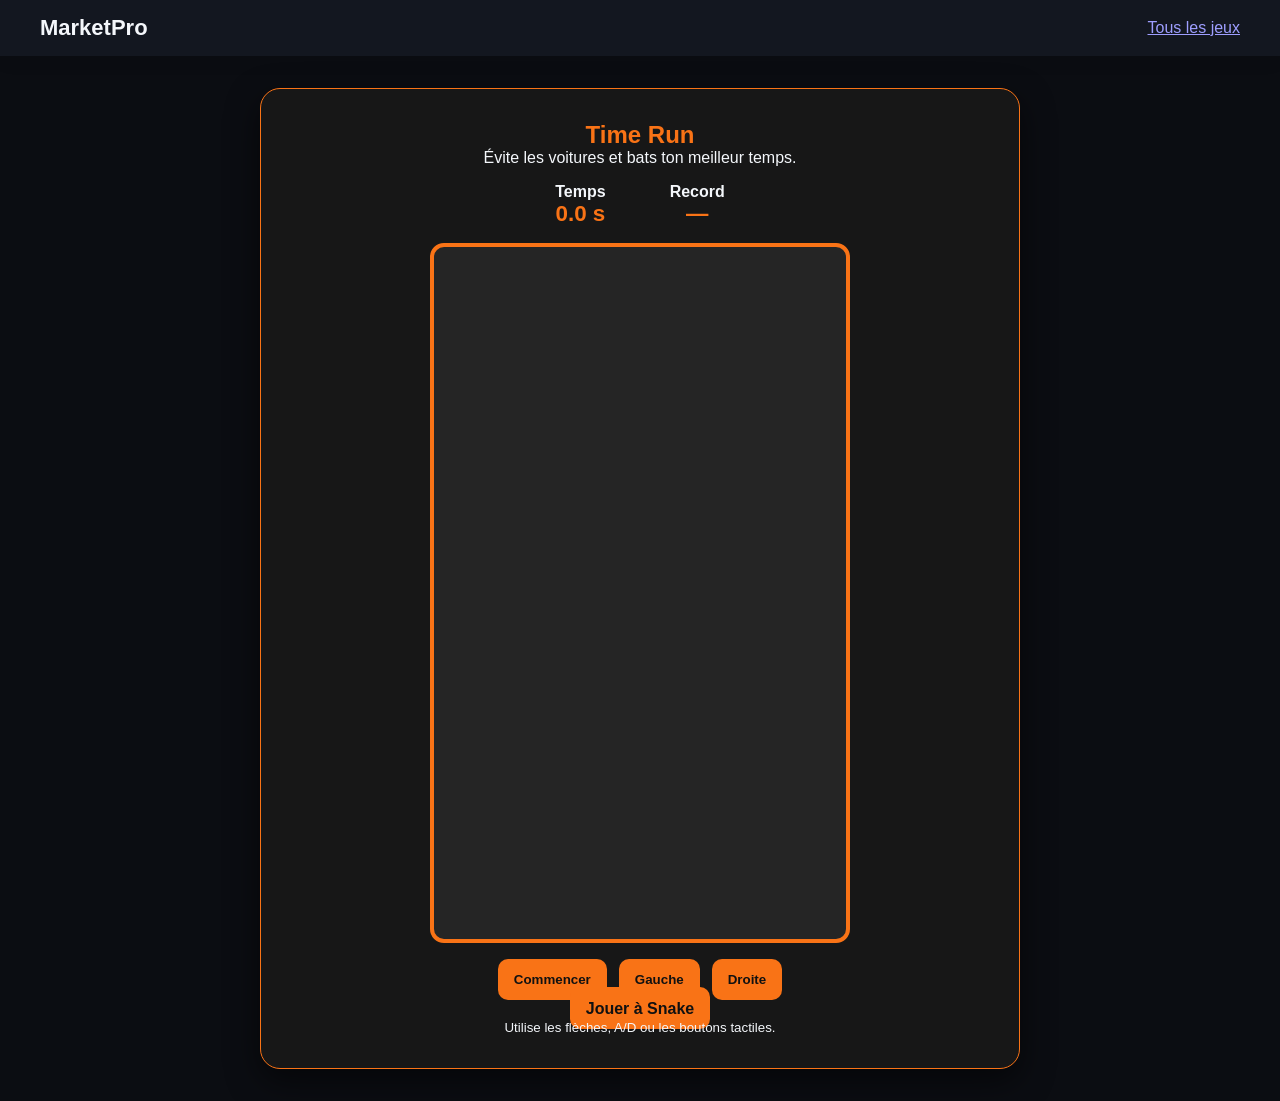
<file: voiture.html>
<!doctype html>
<html lang="fr">
<head>
  <meta charset="utf-8">
  <meta name="viewport" content="width=device-width, initial-scale=1">
  <meta name="theme-color" content="#f97316">
  <link rel="manifest" href="manifest.webmanifest">
  <link rel="icon" href="assets/images/marketpro-icon.png">
  <link rel="stylesheet" href="css/style.css">
  <script type="module" src="js/pwa.js"></script>
  <title>Time Run | MarketPro</title>
  <style>
    :root { color-scheme: dark; }
    .race-page { width: min(100% - 2rem, 760px); margin: 2rem auto; }
    .race-card { background: #171717; border: 1px solid #f97316; border-radius: 20px; padding: clamp(1rem, 4vw, 2rem); text-align: center; box-shadow: 0 12px 32px #0008; }
    .race-card h1 { color: #f97316; margin-top: 0; }
    .race-stats { display: flex; justify-content: center; gap: clamp(1rem, 8vw, 4rem); margin: 1rem 0; font-weight: 700; }
    .race-stats span { display: block; color: #f97316; font-size: 1.4rem; }
    #road { display: block; width: min(100%, 420px); height: auto; aspect-ratio: 3 / 5; margin: 0 auto; border: 4px solid #f97316; border-radius: 14px; background: #252525; touch-action: none; }
    .race-controls { display: flex; justify-content: center; flex-wrap: wrap; gap: .75rem; margin-top: 1rem; }
    .race-controls button, .race-link { border: 0; border-radius: 10px; padding: .8rem 1rem; background: #f97316; color: #111; font-weight: 800; cursor: pointer; text-decoration: none; }
    .race-controls button:active { transform: scale(.96); }
    @media (max-width: 480px) {
      .race-page { width: min(100% - 1rem, 760px); margin: .5rem auto; }
      .race-card { padding: 1rem .75rem; }
      .race-controls { gap: .5rem; }
      .race-controls button { flex: 1 1 42%; min-width: 0; }
      #road { width: min(100%, 360px); }
    }
  </style>
</head>
<body>
  <header class="header"><div class="top-header"><div class="logo"><a href="index.html"><i class="fa-solid fa-store"></i> MarketPro</a></div><a href="jeu.html">Tous les jeux</a></div></header>
  <main class="race-page"><section class="race-card" aria-labelledby="race-title">
    <h1 id="race-title">Time Run</h1>
    <p>Évite les voitures et bats ton meilleur temps.</p>
    <div class="race-stats" aria-live="polite"><div>Temps<span id="time">0.0 s</span></div><div>Record<span id="best">0.0 s</span></div></div>
    <canvas id="road" width="360" height="600" aria-label="Jeu de voiture Time Run"></canvas>
    <div class="race-controls"><button id="start" type="button">Commencer</button><button id="left" type="button" aria-label="Aller à gauche">Gauche</button><button id="right" type="button" aria-label="Aller à droite">Droite</button></div>
    <p><a class="race-link" href="jeu.html">Jouer à Snake</a></p><small>Utilise les flèches, A/D ou les boutons tactiles.</small>
  </section></main>
  <script>
    const canvas = document.querySelector('#road'), ctx = canvas.getContext('2d'), timeEl = document.querySelector('#time'), bestEl = document.querySelector('#best');
    const lanes = [75, 180, 285]; let player, enemies, running = false, startedAt = 0, last = 0, animation;
    let best = Number(sessionStorage.getItem('marketpro-time-run-best') || 0); bestEl.textContent = best ? `${best.toFixed(1)} s` : '—';
    function reset() { player = { lane: 1, y: 500 }; enemies = []; startedAt = performance.now(); last = startedAt; running = true; cancelAnimationFrame(animation); animation = requestAnimationFrame(loop); }
    function move(step) { if (running) player.lane = Math.max(0, Math.min(2, player.lane + step)); }
    function drawCar(x, y, color) { ctx.fillStyle = color; ctx.fillRect(x - 25, y, 50, 74); ctx.fillStyle = '#111'; ctx.fillRect(x - 17, y + 10, 34, 18); ctx.fillStyle = '#ddd'; ctx.fillRect(x - 20, y + 59, 10, 7); ctx.fillRect(x + 10, y + 59, 10, 7); }
    function loop(now) { if (!running) return; const dt = Math.min(40, now - last); last = now; const elapsed = (now - startedAt) / 1000; timeEl.textContent = `${elapsed.toFixed(1)} s`; ctx.fillStyle = '#252525'; ctx.fillRect(0, 0, canvas.width, canvas.height); ctx.strokeStyle = '#777'; ctx.setLineDash([28, 24]); ctx.lineWidth = 4; [125, 235].forEach(x => { ctx.beginPath(); ctx.moveTo(x, 0); ctx.lineTo(x, 600); ctx.stroke(); }); ctx.setLineDash([]); if (!enemies.length || enemies[enemies.length - 1].y > 150) enemies.push({ lane: Math.floor(Math.random() * 3), y: -80, speed: 1.55 + Math.min(0.035 * elapsed, 1.25) }); enemies.forEach(enemy => { enemy.y += enemy.speed * dt; drawCar(lanes[enemy.lane], enemy.y, '#ef4444'); }); drawCar(lanes[player.lane], player.y, '#f97316'); const hit = enemies.some(e => e.lane === player.lane && e.y + 74 > player.y + 8 && e.y < player.y + 66); if (hit) { running = false; const finalTime = Number(elapsed.toFixed(1)); if (finalTime > best) { best = finalTime; sessionStorage.setItem('marketpro-time-run-best', best); bestEl.textContent = `${best.toFixed(1)} s`; } timeEl.textContent = `${finalTime.toFixed(1)} s — perdu`; return; } enemies = enemies.filter(e => e.y < 650); animation = requestAnimationFrame(loop); }
    document.querySelector('#start').addEventListener('click', reset); document.querySelector('#left').addEventListener('click', () => move(-1)); document.querySelector('#right').addEventListener('click', () => move(1)); addEventListener('keydown', event => { if (event.key === 'ArrowLeft' || event.key.toLowerCase() === 'a') move(-1); if (event.key === 'ArrowRight' || event.key.toLowerCase() === 'd') move(1); if (event.key === ' ' && !running) reset(); });
  </script>
</body>
</html>
</file>
<file: css/style.css>
:root {
    --bg: #0b0d12;
    --surface: #131720;
    --surface-raised: #1a1f2b;
    --border: #2a3140;
    --text: #f4f7fb;
    --muted: #9ba6b8;
    --accent: #ff8a3d;
    --accent-bright: #ffad70;
}

* {
    margin: 0;
    padding: 0;
    box-sizing: border-box;
    font-family: Arial, Helvetica, sans-serif;
}

body {
    background: var(--bg);
    color: var(--text);
}

.pwa-install-wrap {
    display: flex;
    justify-content: center;
    padding: 12px 16px 0;
}

.pwa-install-wrap button {
    border: 0;
    border-radius: 999px;
    padding: 10px 18px;
    background: var(--accent);
    color: var(--text);
    font-weight: 700;
    cursor: pointer;
}

/* =========================
        HEADER
========================= */

.header {
    background: var(--surface);
    box-shadow: 0 5px 20px rgba(0,0,0,0.05);
}

.top-header {
    display: flex;
    justify-content: space-between;
    align-items: center;
    padding: 15px 40px;
}

.logo a {
    text-decoration: none;
    font-size: 22px;
    font-weight: bold;
    color: var(--text);
}

.logo a i,
.header-icons a:hover,
.navbar ul li a.active {
    color: var(--accent);
}

.search-box {
    display: flex;
    border: 1px solid var(--border);
    border-radius: 30px;
    overflow: hidden;
    width: 40%;
}

.search-box input {
    flex: 1;
    padding: 10px 15px;
    border: none;
    outline: none;
}

.search-box button {
    background: #080a0f;
    color: white;
    border: none;
    padding: 10px 15px;
    cursor: pointer;
}

.header-icons {
    display: flex;
    gap: 20px;
}

.header-icons a {
    text-decoration: none;
    color: var(--text);
    font-size: 14px;
    display: flex;
    flex-direction: column;
    align-items: center;
}

/* =========================
        NAVBAR
========================= */

.navbar {
    background: #0d1017;
    padding: 12px;
}

.navbar ul {
    display: flex;
    justify-content: center;
    list-style: none;
    gap: 25px;
}

.navbar ul li a {
    color: white;
    text-decoration: none;
    font-weight: bold;
    transition: 0.3s;
}

.navbar ul li a:hover {
    color: var(--accent);
}

/* =========================
        HERO
========================= */

.hero {
    display: flex;
    justify-content: space-between;
    align-items: center;
    padding: 60px 80px;
    background: linear-gradient(120deg, #0d1017, #202938);
    color: white;
}

.hero-left {
    max-width: 50%;
}

.hero-left h1 {
    font-size: 42px;
    margin: 20px 0;
}

.hero-left p {
    opacity: 0.8;
    line-height: 1.6;
}

.hero-buttons {
    margin-top: 20px;
}

.btn {
    background: var(--accent);
    padding: 12px 20px;
    color: white;
    text-decoration: none;
    margin-right: 10px;
    border-radius: 30px;
}

.btn-outline {
    border: 2px solid white;
    padding: 10px 20px;
    color: white;
    text-decoration: none;
    border-radius: 30px;
}

.hero-right img {
    width: 400px;
}
/* =========================
        SECTIONS TITRE
========================= */

.section-title {
    text-align: center;
    margin: 50px 0 30px;
}

.section-title h2 {
    font-size: 32px;
    margin-bottom: 10px;
}

.section-title p {
    color: var(--muted);
}

/* =========================
        CATEGORIES
========================= */

.categories {
    padding: 40px;
}

.category-container {
    display: grid;
    grid-template-columns: repeat(auto-fit, minmax(150px, 1fr));
    gap: 20px;
    margin-top: 30px;
}

.category-card {
    background: var(--surface);
    padding: 25px;
    text-align: center;
    border-radius: 20px;
    box-shadow: 0 5px 20px rgba(0,0,0,0.05);
    transition: 0.3s;
    cursor: pointer;
}

.category-card i {
    font-size: 28px;
    margin-bottom: 10px;
    color: var(--text);
}

.category-card:hover {
    transform: translateY(-10px);
    background: #0d1017;
    color: white;
}

.category-card:hover i {
    color: white;
}

/* =========================
        PRODUITS
========================= */

.products {
    padding: 50px;
}

.product-grid {
    display: grid;
    grid-template-columns: repeat(auto-fit, minmax(220px, 1fr));
    gap: 25px;
}

.product-card {
    background: var(--surface);
    border-radius: 20px;
    overflow: hidden;
    box-shadow: 0 5px 20px rgba(0,0,0,0.05);
    transition: 0.3s;
}

.product-card:hover {
    transform: translateY(-10px);
}

.product-image img {
    width: 100%;
    height: 200px;
    object-fit: cover;
}

.product-info {
    padding: 15px;
}

.product-info h3 {
    font-size: 18px;
    margin-bottom: 5px;
}

.price {
    color: var(--accent);
    font-weight: bold;
}

.stars {
    margin: 5px 0;
    color: gold;
}

.actions {
    display: flex;
    justify-content: space-between;
    margin-top: 10px;
}

.actions button {
    border: none;
    padding: 8px 10px;
    border-radius: 20px;
    cursor: pointer;
    font-size: 12px;
}

.like {
    background: var(--surface-raised);
}

.view {
    background: #0d1017;
    color: white;
}

.buy {
    background: var(--accent);
    color: white;
}

/* hover buttons */
.actions button:hover {
    opacity: 0.8;
}

/* =========================
        PROMO
========================= */

.promo {
    padding: 60px;
}

.promo-box {
    background: linear-gradient(120deg, #0d1017, #202938);
    color: white;
    text-align: center;
    padding: 50px;
    border-radius: 25px;
}

.promo-box h2 {
    font-size: 32px;
    margin-bottom: 10px;
}

.promo-box p {
    margin-bottom: 20px;
}

/* =========================
        NEWSLETTER
========================= */

.newsletter {
    text-align: center;
    padding: 60px;
    background: #10141d;
}

.newsletter form {
    margin-top: 20px;
}

.newsletter input {
    padding: 12px;
    width: 250px;
    border: 1px solid var(--border);
    border-radius: 30px;
    outline: none;
}

.newsletter button {
    padding: 12px 20px;
    border: none;
    background: #0d1017;
    color: white;
    border-radius: 30px;
    cursor: pointer;
}
/* =========================
        FOOTER
========================= */

.footer {
    background: #0d1017;
    color: white;
    padding: 60px 40px 20px;
    margin-top: 50px;
}

.footer-container {
    display: grid;
    grid-template-columns: repeat(auto-fit, minmax(200px, 1fr));
    gap: 30px;
}

.footer-box h3 {
    margin-bottom: 15px;
}

.footer-box p {
    color: #bbb;
    line-height: 1.6;
}

.footer-box a {
    display: block;
    color: #bbb;
    text-decoration: none;
    margin-bottom: 8px;
    transition: 0.3s;
}

.footer-box a:hover {
    color: var(--accent);
    transform: translateX(5px);
}

.footer-bottom {
    text-align: center;
    margin-top: 30px;
    border-top: 1px solid #333;
    padding-top: 15px;
    color: #888;
}

/* =========================
        ANIMATIONS SIMPLES
========================= */

.product-card,
.category-card,
.hero,
.promo-box {
    animation: fadeUp 0.6s ease;
}

@keyframes fadeUp {
    from {
        opacity: 0;
        transform: translateY(20px);
    }
    to {
        opacity: 1;
        transform: translateY(0);
    }
}

/* =========================
        RESPONSIVE
========================= */

@media (max-width: 900px) {

    .hero {
        flex-direction: column;
        text-align: center;
    }

    .hero-left {
        max-width: 100%;
    }

    .hero-right img {
        width: 300px;
        margin-top: 20px;
    }

    .top-header {
        flex-direction: column;
        gap: 15px;
    }

    .search-box {
        width: 100%;
    }

    .navbar ul {
        flex-wrap: wrap;
        gap: 10px;
    }
}

@media (max-width: 500px) {

    .hero-left h1 {
        font-size: 28px;
    }

    .product-grid {
        grid-template-columns: 1fr;
    }

    .category-container {
        grid-template-columns: 1fr 1fr;
    }
}
</file>
<file: css/animations.css>
@keyframes fadeInUp {
  from {
    opacity: 0;
    transform: translateY(1.5rem);
  }
  to {
    opacity: 1;
    transform: translateY(0);
  }
}

.hero {
  animation: fadeInUp 0.9s ease-out both;
}
</file>
<file: css/responsive.css>
@media (max-width: 768px) {
  .top-header {
    flex-wrap: wrap;
    gap: 1rem;
    padding: 1rem;
  }

  .logo,
  .header-icons {
    flex: 1 1 auto;
  }

  .header-icons {
    justify-content: flex-end;
    gap: 1rem;
  }

  .search-box {
    order: 3;
    width: 100%;
  }

  .navbar {
    overflow-x: auto;
  }

  .navbar ul {
    justify-content: flex-start;
    min-width: max-content;
    padding: 0 0.5rem;
  }

  main {
    margin: 1.5rem auto;
    padding: 0 1rem;
  }
}

@media (max-width: 420px) {
  .header-icons a span {
    font-size: 0.75rem;
  }
}
</file>
